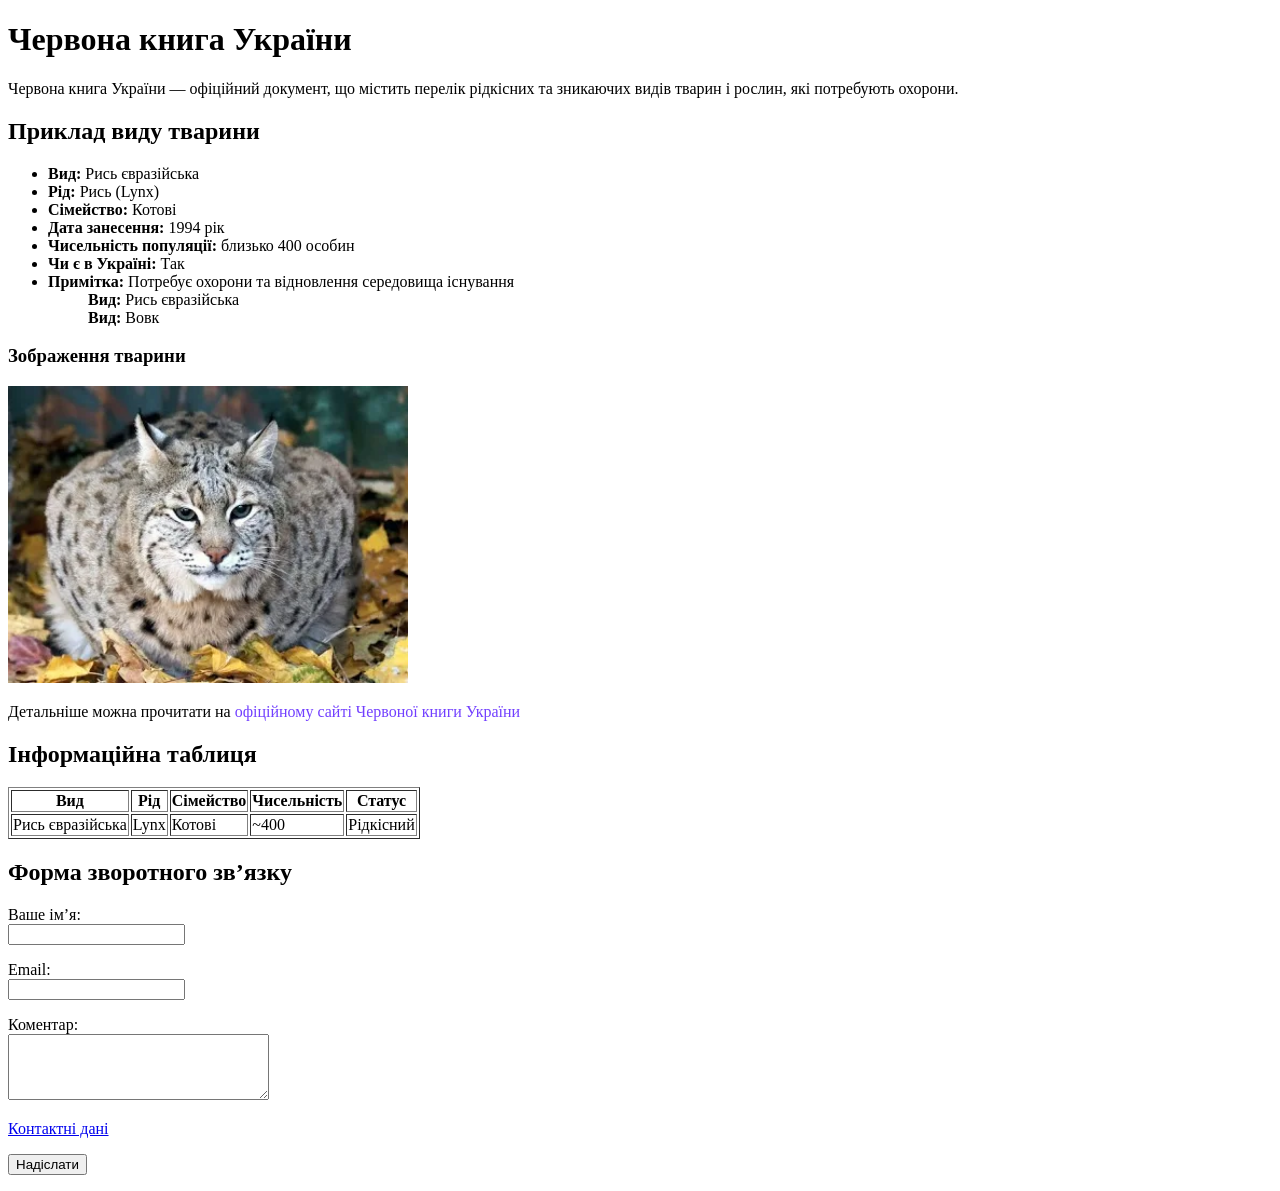
<file: LR1_212_24_Kravets/index.html>
<!DOCTYPE html>
<html lang="uk">
<head>
    <meta charset="UTF-8">
    <title>Червона книга України</title>
</head>
<body>
    <h1>Червона книга України</h1>

    <p>
        Червона книга України — офіційний документ, що містить перелік рідкісних 
        та зникаючих видів тварин і рослин, які потребують охорони.
    </p>    

    <h2>Приклад виду тварини</h2>

    <ul>
        <li><strong>Вид:</strong> Рись євразійська</li>
        <li><strong>Рід:</strong> Рись (Lynx)</li>
        <li><strong>Сімейство:</strong> Котові</li>
        <li><strong>Дата занесення:</strong> 1994 рік</li>
        <li><strong>Чисельність популяції:</strong> близько 400 особин</li>
        <li><strong>Чи є в Україні:</strong> Так</li>
        <li><strong>Примітка:</strong> Потребує охорони та відновлення середовища існування</li>
        <ol><strong>Вид:</strong> Рись євразійська</ol>
        <ol><strong>Вид:</strong> Вовк</ol>
    </ul>

    <h3>Зображення тварини</h3>
    <img src="images.webp" 
         alt="Рись євразійська" 
         width="400">

    <p>
        Детальніше можна прочитати на 
        <a href="https://redbook-ua.org/" target="_blank"  style="color: rgba(68, 0, 255, 0.753); text-decoration: none;">
            офіційному сайті Червоної книги України
        </a>
    </p>

    <h2>Інформаційна таблиця</h2>
    <table border="1">
        <tr>
            <th>Вид</th>
            <th>Рід</th>
            <th>Сімейство</th>
            <th>Чисельність</th>
            <th>Статус</th>
        </tr>
        <tr>
            <td>Рись євразійська</td>
            <td>Lynx</td>
            <td>Котові</td>
            <td>~400</td>
            <td>Рідкісний</td>
        </tr>
    </table>

    <h2>Форма зворотного зв’язку</h2>
    <form>
        <p>
            <label>Ваше ім’я:</label><br>
            <input type="text" name="name">
        </p>

        <p>
            <label>Email:</label><br>
            <input type="email" name="email">
        </p>

        <p>
            <label>Коментар:</label><br>
            <textarea name="comment" rows="4" cols="30"></textarea>
        </p>

        <p>
            <a href="https://redbook-ua.org/#google_vignette">Контактні дані</a>
        </p>
        <p>
            <input type="submit" value="Надіслати">
        </p>
    </form>

</body>
</html>
</file>
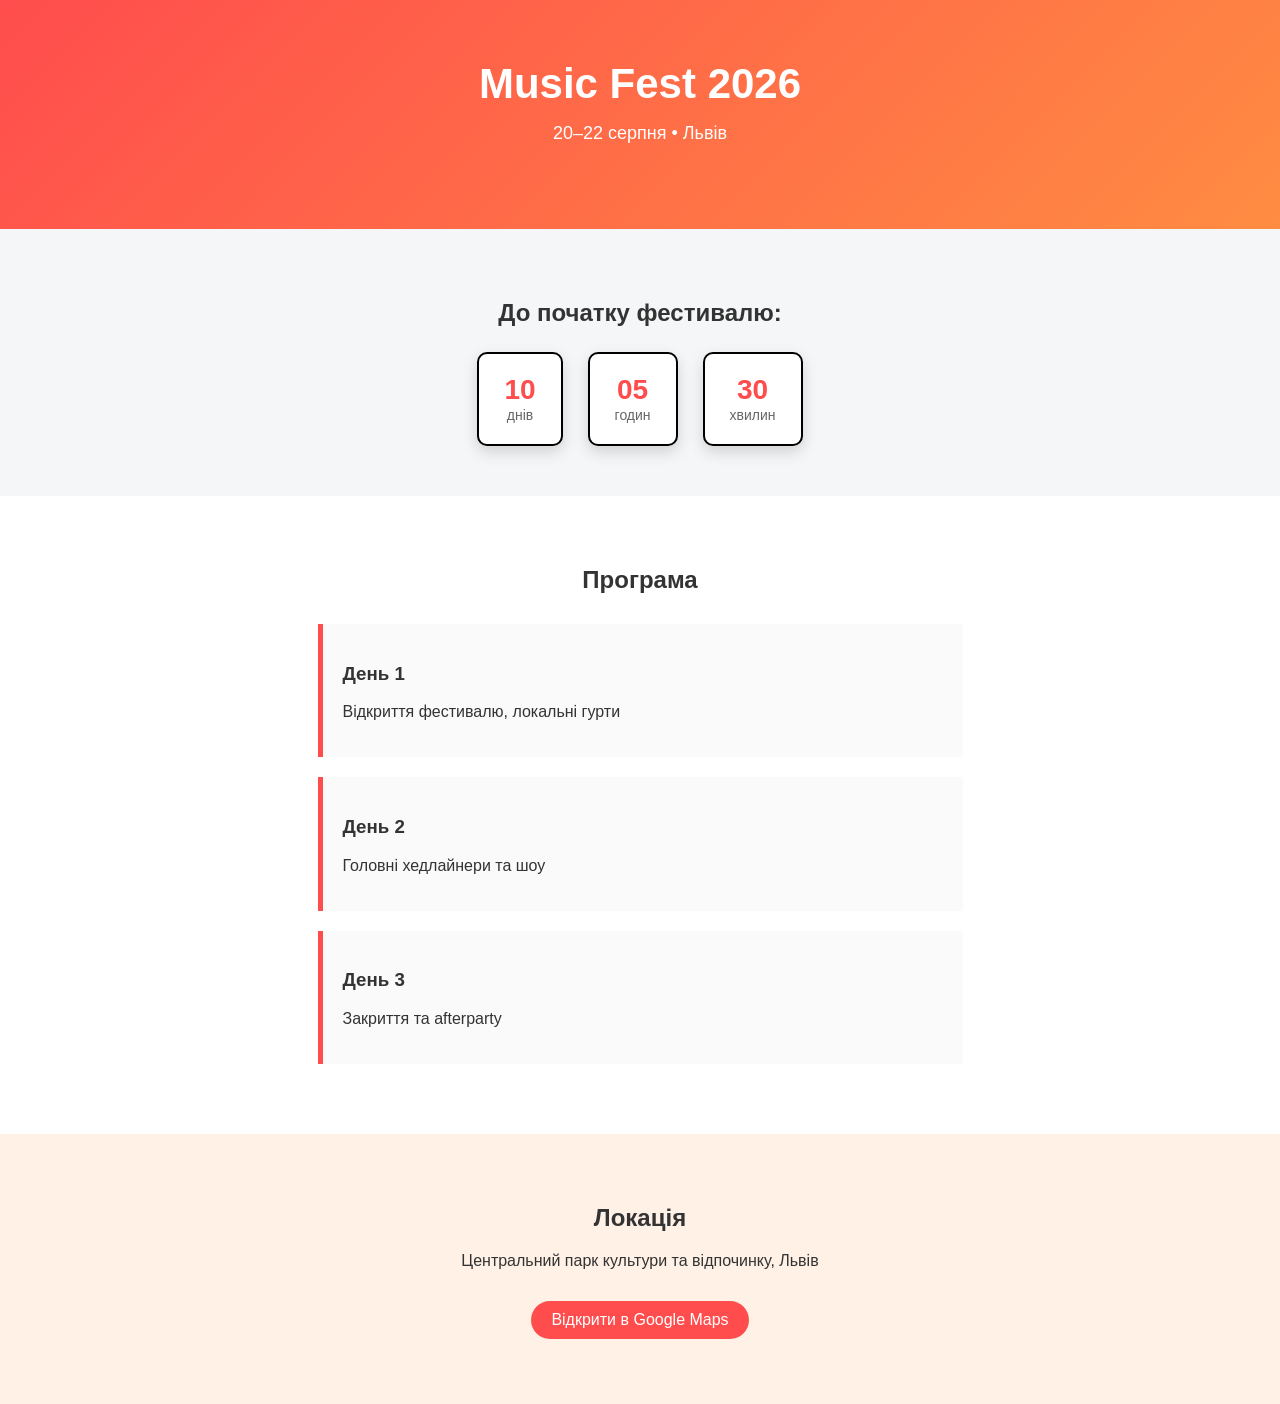
<file: LR2_212_24_Kravets/index.html>
<!DOCTYPE html>
<html lang="uk">
<head>
    <meta charset="UTF-8">
    <meta name="viewport" content="width=device-width, initial-scale=1.0">
    <title>Music Fest 2026</title>

    <link rel="stylesheet" href="css/style.css">
</head>
<body>
    <header class="header">
        <h1 class="event-title">Music Fest 2026</h1>
        <p class="event-date">20–22 серпня • Львів</p>
    </header>
    <section class="countdown">
        <h2>До початку фестивалю:</h2>
        <div class="timer">
            <div class="time-block">
                <span class="number">10</span>
                <span class="label">днів</span>
            </div>
            <div class="time-block">
                <span class="number">05</span>
                <span class="label">годин</span>
            </div>
            <div class="time-block">
                <span class="number">30</span>
                <span class="label">хвилин</span>
            </div>
        </div>
    </section>
    <section class="program" id="program">
        <h2>Програма</h2>

        <div class="program-item">
            <h3>День 1</h3>
            <p>Відкриття фестивалю, локальні гурти</p>
        </div>

        <div class="program-item">
            <h3>День 2</h3>
            <p>Головні хедлайнери та шоу</p>
        </div>

        <div class="program-item">
            <h3>День 3</h3>
            <p>Закриття та afterparty</p>
        </div>
    </section>

    <section class="location">
        <h2>Локація</h2>
        <p>Центральний парк культури та відпочинку, Львів</p>

        <a 
            href="https://www.google.com/maps?q=Центральний+парк+культури+та+відпочинку+Львів"
            target="_blank"
            class="map-link">
            Відкрити в Google Maps
        </a>
    </section>
</body>
</html>
</file>
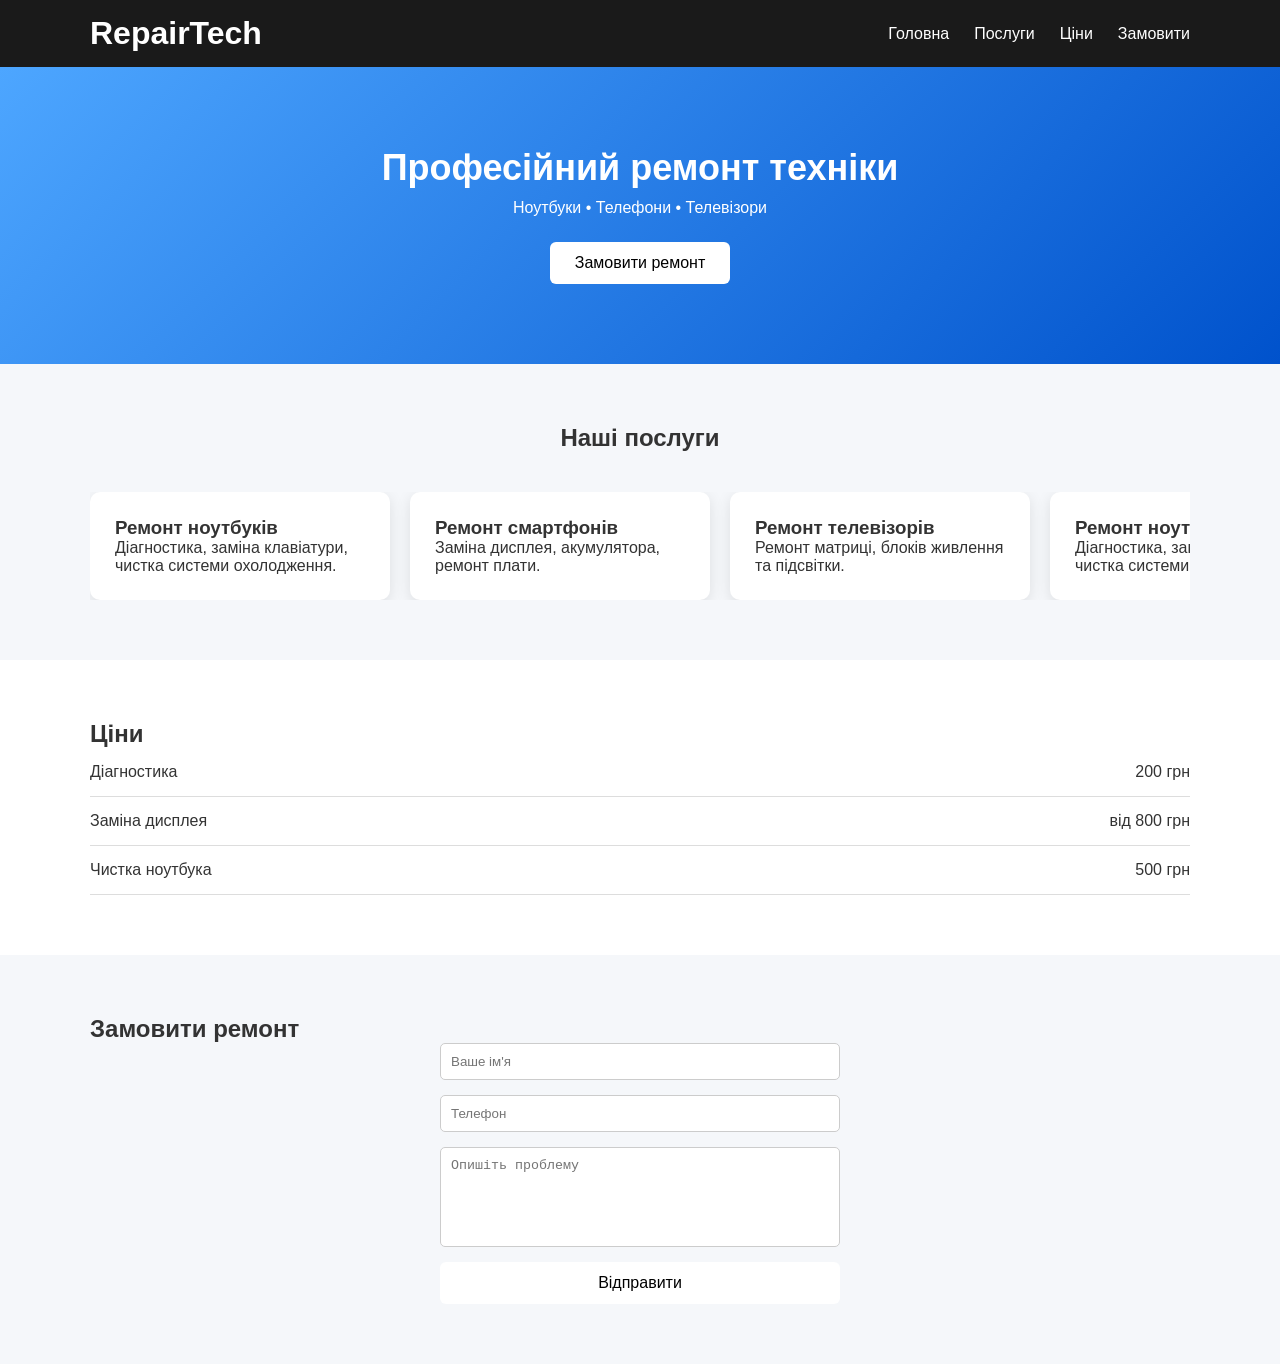
<file: LR3_212_24_Kravets/index.html>
<!DOCTYPE html>
<html lang="uk">
<head>
    <meta charset="UTF-8">
    <meta name="viewport" content="width=device-width, initial-scale=1.0">
    <title>RepairTech</title>
    <link rel="stylesheet" href="css/main.css">
</head>
<body>

<header class="header">
    <div class="container nav">
        <h1 class="logo">RepairTech</h1>
        <div class="burger" id="burger">☰</div>
        <ul class="menu" id="menu">
            <li><a href="#">Головна</a></li>
            <li><a href="#">Послуги</a></li>
            <li><a href="#">Ціни</a></li>
            <li><a href="#">Замовити</a></li>
        </ul>
    </div>
</header>

<section class="hero">
    <h2>Професійний ремонт техніки</h2>
    <p>Ноутбуки • Телефони • Телевізори</p>
    <button class="btn">Замовити ремонт</button>
</section>

<section class="services">
    <div class="container">
        <h2>Наші послуги</h2>
        <div class="carousel-wrapper">
            <div class="services-slider" id="services-slider">
                <div class="card">
                    <h3>Ремонт ноутбуків</h3>
                    <p>Діагностика, заміна клавіатури, чистка системи охолодження.</p>
                </div>

                <div class="card">
                    <h3>Ремонт смартфонів</h3>
                    <p>Заміна дисплея, акумулятора, ремонт плати.</p>
                </div>

                <div class="card">
                    <h3>Ремонт телевізорів</h3>
                    <p>Ремонт матриці, блоків живлення та підсвітки.</p>
                </div>
            </div>
        </div>
    </div>
</section>

<section class="prices">
    <div class="container">

        <h2>Ціни</h2>

        <div class="price-item">
            <span>Діагностика</span>
            <span>200 грн</span>
        </div>

        <div class="price-item">
            <span>Заміна дисплея</span>
            <span>від 800 грн</span>
        </div>

        <div class="price-item">
            <span>Чистка ноутбука</span>
            <span>500 грн</span>
        </div>
    </div>
</section>


<section class="order">
    <div class="container">
        <h2>Замовити ремонт</h2>
        <form class="form">
            <input type="text" placeholder="Ваше ім'я">
            <input type="tel" placeholder="Телефон">
            <textarea placeholder="Опишіть проблему"></textarea>
            <button class="btn">Відправити</button>
        </form>
    </div>
</section>


<script>
const burger = document.getElementById("burger")
const menu = document.getElementById("menu")

burger.addEventListener("click", () => {
    menu.classList.toggle("active")
})

const slider = document.getElementById("services-slider")
const cards = Array.from(slider.children)
cards.forEach(card => {
    const clone = card.cloneNode(true)
    slider.appendChild(clone)
})

</script>
</body>
</html>
</file>
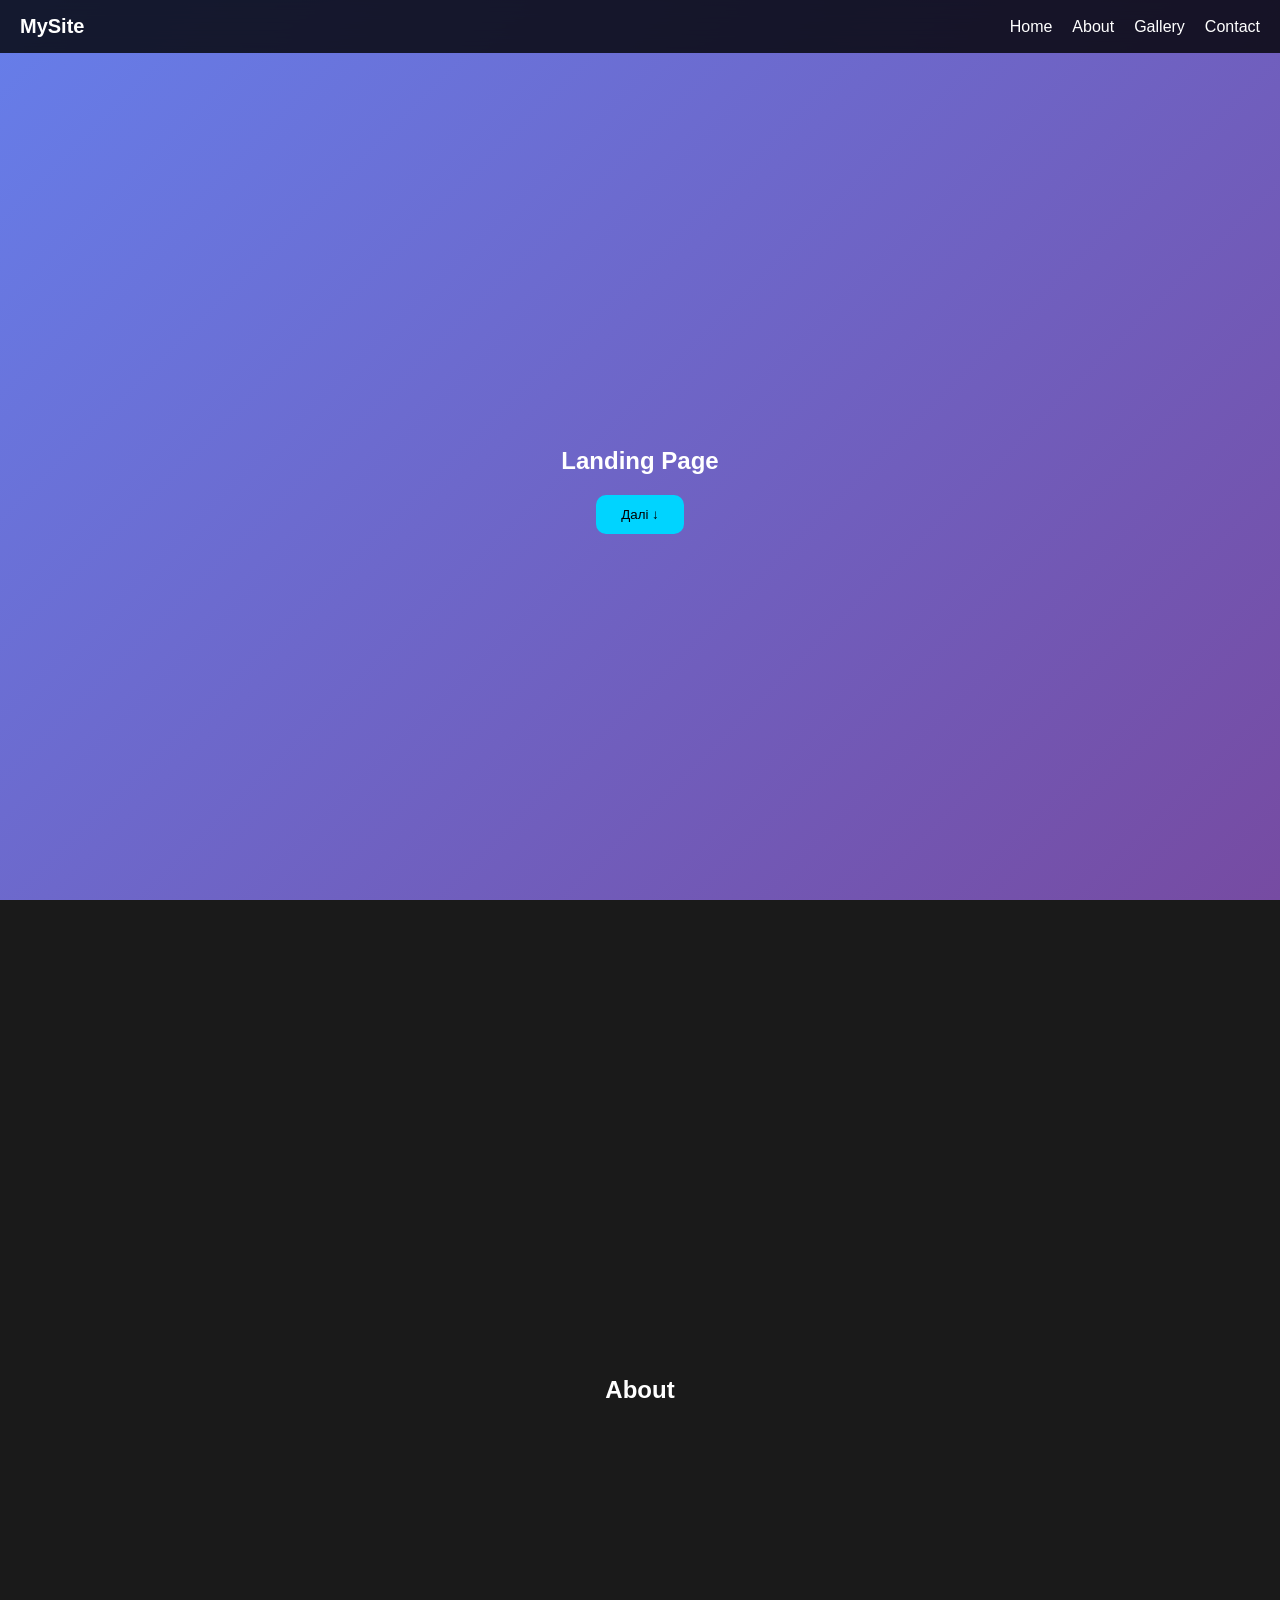
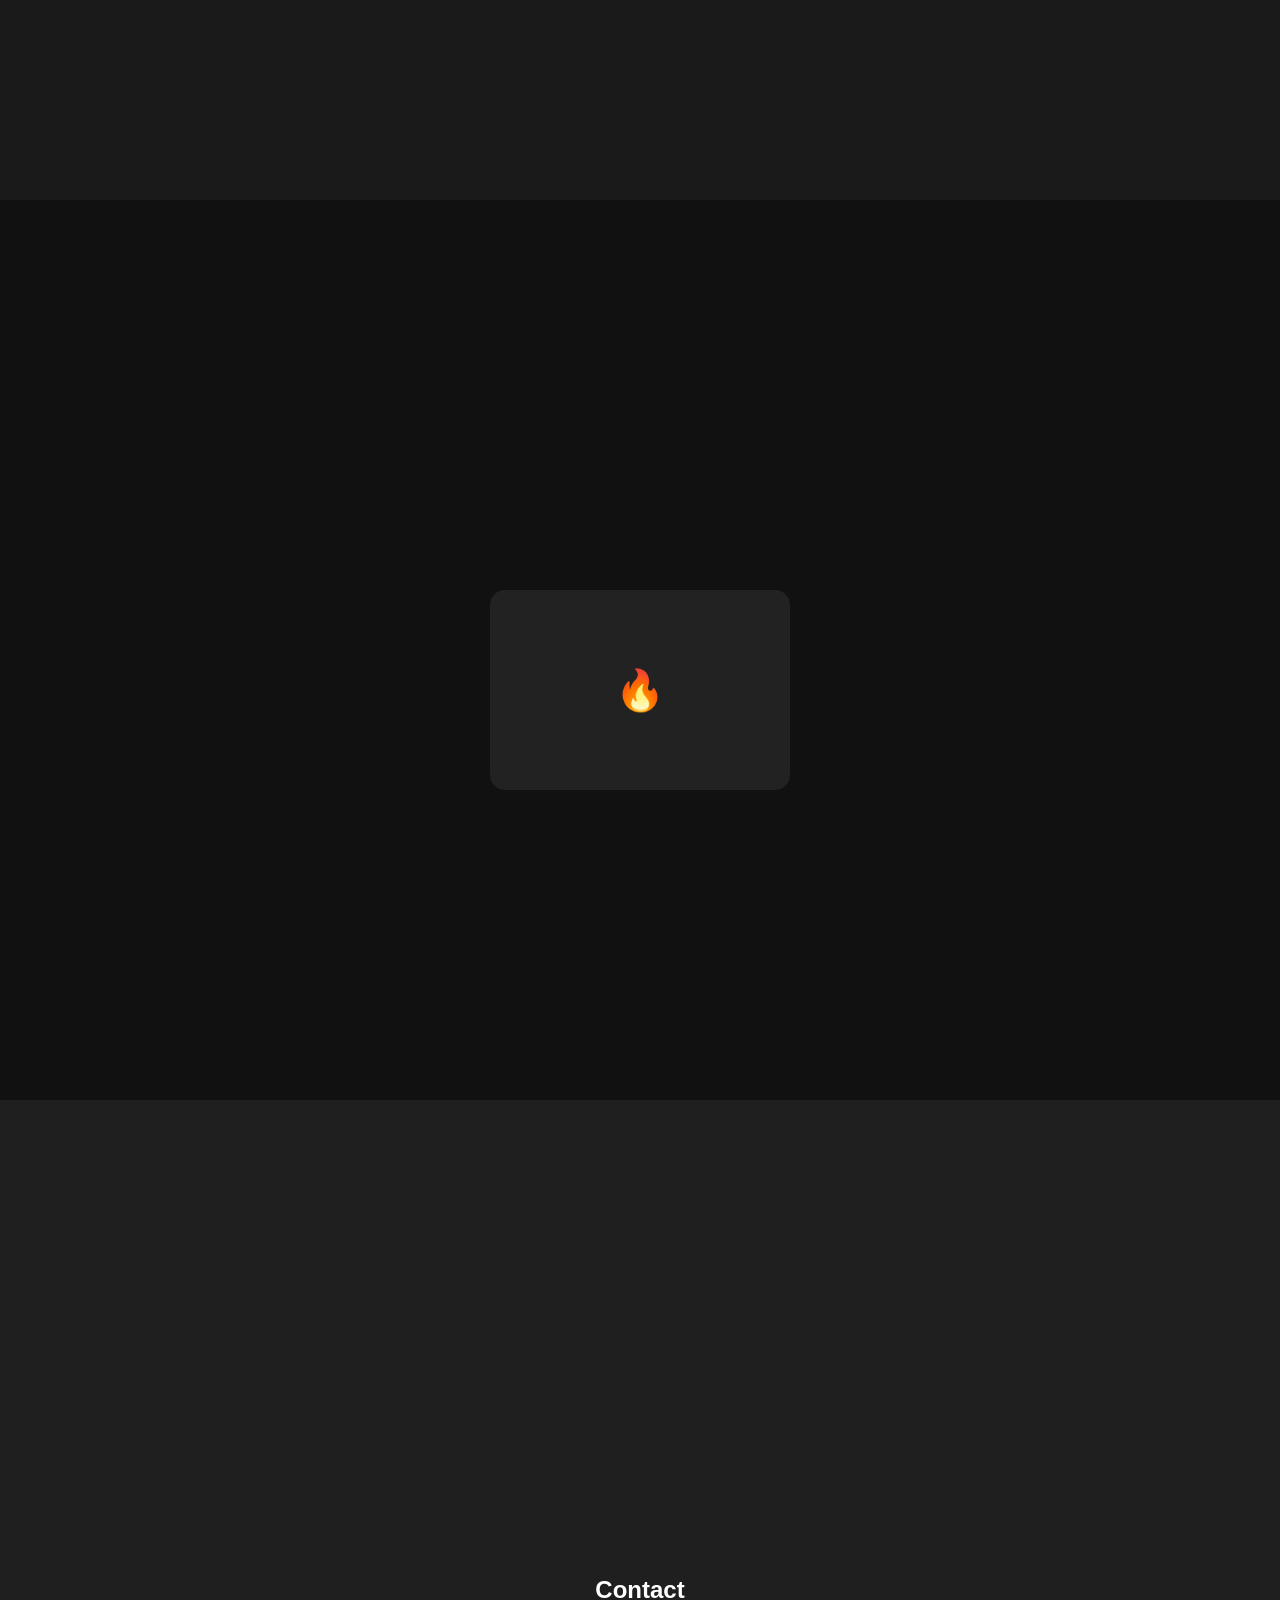
<file: LR5_212_24_Kravets/index.html>
<!DOCTYPE html>
<html lang="uk">
<head>
    <meta charset="UTF-8">
    <meta name="viewport" content="width=device-width, initial-scale=1.0">
    <title>Lab 5</title>
    <link rel="stylesheet" href="css/style.css">
</head>
<body>

<nav class="navbar">
    <div class="logo">MySite</div>

    <div class="burger">
        <span></span>
        <span></span>
        <span></span>
    </div>

    <ul class="menu">
        <li><a href="#s1">Home</a></li>
        <li><a href="#s2">About</a></li>
        <li><a href="#s3">Gallery</a></li>
        <li><a href="#s4">Contact</a></li>
    </ul>
</nav>

<section id="s1" class="section hero hidden">
    <h1>Landing Page</h1>
    <button class="scroll-btn" data-target="#s2">Далі ↓</button>
</section>

<section id="s2" class="section hidden">
    <h2>About</h2>
</section>

<section id="s3" class="section hidden">
    <div class="slider">
        <div class="slides">
            <div class="slide">🔥</div>
            <div class="slide">💻</div>
            <div class="slide">🚀</div>
        </div>
    </div>
</section>

<section id="s4" class="section hidden">
    <h2>Contact</h2>
</section>
<script src="https://code.jquery.com/jquery-3.6.0.min.js"></script>
<script src="js/main.js"></script>

</body>
</html>
</file>
<file: LR2_212_24_Kravets/css/style.css>
body {
    margin: 0;
    font-family: Arial, sans-serif;
    background: #f4f6f8;
    color: #333;
}

.header {
    background: linear-gradient(135deg, #ff4d4d, #ff8c42);
    color: white;
    text-align: center;
    padding: 60px 20px;
}

.event-title {
    margin: 0;
    font-size: 42px;
}

.event-date {
    margin: 15px 0 25px;
    font-size: 18px;
}

.btn-primary {
    display: inline-block;
    background: white;
    color: #ff4d4d;
    padding: 12px 25px;
    border-radius: 30px;
    text-decoration: none;
    font-weight: bold;
}

.btn-primary:hover {
    background: #ffecec;
}


.countdown {
    padding: 50px 20px;
    text-align: center;
}

.timer {
    display: flex;
    justify-content: center;
    gap: 25px;
    margin-top: 25px;
}

.time-block {
    background: white;
    padding: 20px 25px;
    
    border-radius: 10px;
    box-shadow: 0 6px 15px rgba(0,0,0,0.15);
    border-color: #000;
}

.time-block {
    border: 2px solid black;
}

.number {
    display: block;
    font-size: 28px;
    font-weight: bold;
    color: #ff4d4d;
}

.label {
    font-size: 14px;
    color: #666;
}

.program {
    padding: 50px 20px;
    background: white;
}

.program h2 {
    text-align: center;
    margin-bottom: 30px;
}

.program-item {
    max-width: 600px;
    margin: 0 auto 20px;
    padding: 20px;
    border-left: 5px solid #ff4d4d;
    background: #fafafa;
}

.location {
    padding: 50px 20px;
    text-align: center;
    background: #fff1e6;
}

.map-link {
    display: inline-block;
    margin: 15px 0;
    color: white;
    background: #ff4d4d;
    padding: 10px 20px;
    border-radius: 20px;
    text-decoration: none;
}

.map-link:hover {
    background: #e63e3e;
}

.location img {
    display: block;
    margin: 25px auto 0;
    max-width: 320px;
    border-radius: 10px;
}
</file>
<file: LR3_212_24_Kravets/css/main.css>
* {
    box-sizing: border-box;
    margin: 0;
    padding: 0;
}

body {
    font-family: Arial;
    background: #f5f7fa;
    color: #333;
}

.container {
    width: 90%;
    max-width: 1100px;
    margin: auto;
}


/* HEADER */

.header {
    background: #1a1a1a;
    color: white;
    padding: 15px 0;
}

.nav {
    display: flex;
    justify-content: space-between;
    align-items: center;
}

.menu {
    display: flex;
    list-style: none;
    gap: 25px;
}

.menu a {
    color: white;
    text-decoration: none;
    transition: 0.3s;
}

.menu a:hover {
    color: #4da6ff;
}

.burger {
    display: none;
    font-size: 28px;
    cursor: pointer;
    color: white;
}


/* HERO */

.hero {
    text-align: center;
    padding: 80px 20px;
    background: linear-gradient(135deg, #4da6ff, #0052cc);
    color: white;
}

.hero h2 {
    font-size: 36px;
    margin-bottom: 10px;
}

.hero p {
    margin-bottom: 25px;
}

.btn {
    background: white;
    border: none;
    padding: 12px 25px;
    font-size: 16px;
    border-radius: 6px;
    cursor: pointer;
    transition: 0.3s;
}

.btn:hover {
    background: #222;
    color: white;
}

.services {
    padding: 60px 0;
}

.services h2 {
    text-align: center;
    margin-bottom: 40px;
}

.carousel-wrapper {
    display: flex;
    align-items: center;
    position: relative;
    gap: 10px;
}

.services-slider {
    display: flex;
    gap: 20px;
    overflow-x: auto;
    scroll-snap-type: x mandatory;
    scroll-behavior: smooth;
    scrollbar-width: none;
}

.services-slider::-webkit-scrollbar {
    display: none;
}

.card {
    flex: 0 0 300px;
    background: white;
    padding: 25px;
    border-radius: 10px;
    box-shadow: 0 4px 15px rgba(0, 0, 0, 0.1);
    scroll-snap-align: center;
    transition: 0.3s;
}

.card:hover {
    transform: translateY(-5px);
}

.carousel-btn {
    background-color: #333;
    color: white;
    border: none;
    font-size: 24px;
    cursor: pointer;
    padding: 10px 15px;
    border-radius: 5px;
    transition: background 0.3s;
    user-select: none;
}

.carousel-btn:hover {
    background-color: #555;
}


/* PRICES */

.prices {
    background: white;
    padding: 60px 0;
}

.price-item {
    display: flex;
    justify-content: space-between;
    padding: 15px 0;
    border-bottom: 1px solid #ddd;
}


/* FORM */

.order {
    padding: 60px 0;
}

.form {
    display: flex;
    flex-direction: column;
    gap: 15px;
    max-width: 400px;
    margin: auto;
}

input,
textarea {
    padding: 10px;
    border: 1px solid #ccc;
    border-radius: 5px;
}

textarea {
    height: 100px;
    resize: none;
}


/* ADAPTIVE */

@media (max-width: 768px) {

    .menu {
        display: none;
        flex-direction: column;
        background: #1a1a1a;
        position: absolute;
        top: 60px;
        right: 0;
        width: 200px;
        padding: 20px;
    }

    .menu.active {
        display: flex;
    }

    .burger {
        display: block;
    }

    .card {
        flex: 0 0 80%;
    }

}
</file>
<file: LR5_212_24_Kravets/css/style.css>
* {
    margin: 0;
    padding: 0;
    box-sizing: border-box;
}

body {
    font-family: 'Segoe UI', sans-serif;
    background: #0f0f0f;
    color: white;
}

.navbar {
    position: fixed;
    width: 100%;
    top: 0;
    left: 0;

    display: flex;
    justify-content: space-between;
    align-items: center;

    padding: 15px 20px;
    background: rgba(0,0,0,0.8);
    backdrop-filter: blur(10px);

    z-index: 1000;
}

.logo {
    font-size: 20px;
    font-weight: bold;
}

.menu {
    display: flex;
    list-style: none;
}

.menu li {
    margin-left: 20px;
}

.menu a {
    text-decoration: none;
    color: white;
    transition: 0.3s;
}

.menu a:hover {
    color: #00d4ff;
}

/* BURGER */
.burger {
    display: none;
    width: 30px;
    height: 20px;
    position: relative;
    z-index: 1001; 
}

.burger span {
    display: block;
    position: absolute;
    height: 3px;
    width: 100%;
    background: white;
    border-radius: 3px;
    opacity: 1;
    left: 0;
    transform: rotate(0deg);
    transition: .3s ease-in-out;
}

.burger span:nth-child(1) { top: 0px; }
.burger span:nth-child(2) { top: 8px; }
.burger span:nth-child(3) { top: 16px; }

.burger.active span:nth-child(1) {
    top: 8px;
    transform: rotate(135deg);
}
.burger.active span:nth-child(2) {
    opacity: 0;
}
.burger.active span:nth-child(3) {
    top: 8px;
    transform: rotate(-135deg);
}

.section {
    height: 100vh;
    padding-top: 80px; 
    
    display: flex;
    justify-content: center;
    align-items: center;
    flex-direction: column;
}

.hero {
    background: linear-gradient(135deg, #667eea, #764ba2);
}

#s2 { background: #1a1a1a; }
#s3 { background: #111; }
#s4 { background: #1f1f1f; }

.scroll-btn {
    margin-top: 20px;
    padding: 12px 25px;
    border: none;
    background: #00d4ff;
    color: black;
    border-radius: 10px;
    cursor: pointer;
}

.slider {
    width: 300px;
    overflow: hidden;
}

.slides {
    display: flex;
    transition: transform 0.5s ease-in-out;
}

.slide {
    min-width: 300px;
    height: 200px;
    background: #222;
    display: flex;
    justify-content: center;
    align-items: center;
    font-size: 40px;
    border-radius: 15px;
}

.hidden {
    opacity: 0;
    transform: translateY(60px);
}

.show {
    opacity: 1;
    transform: translateY(0);
    transition: all 0.8s ease;
}


@media (max-width: 768px) {

    .burger {
        display: block;
    }

    .menu {
        position: absolute;
        top: 60px;
        right: 20px;

        width: 200px;
        background: #111;

        flex-direction: column;
        align-items: center;

        border-radius: 10px;
        padding: 15px;

        display: none;
    }

    .menu.active {
        display: flex;
    }

    .menu li {
        margin: 10px 0;
    }
}
</file>
